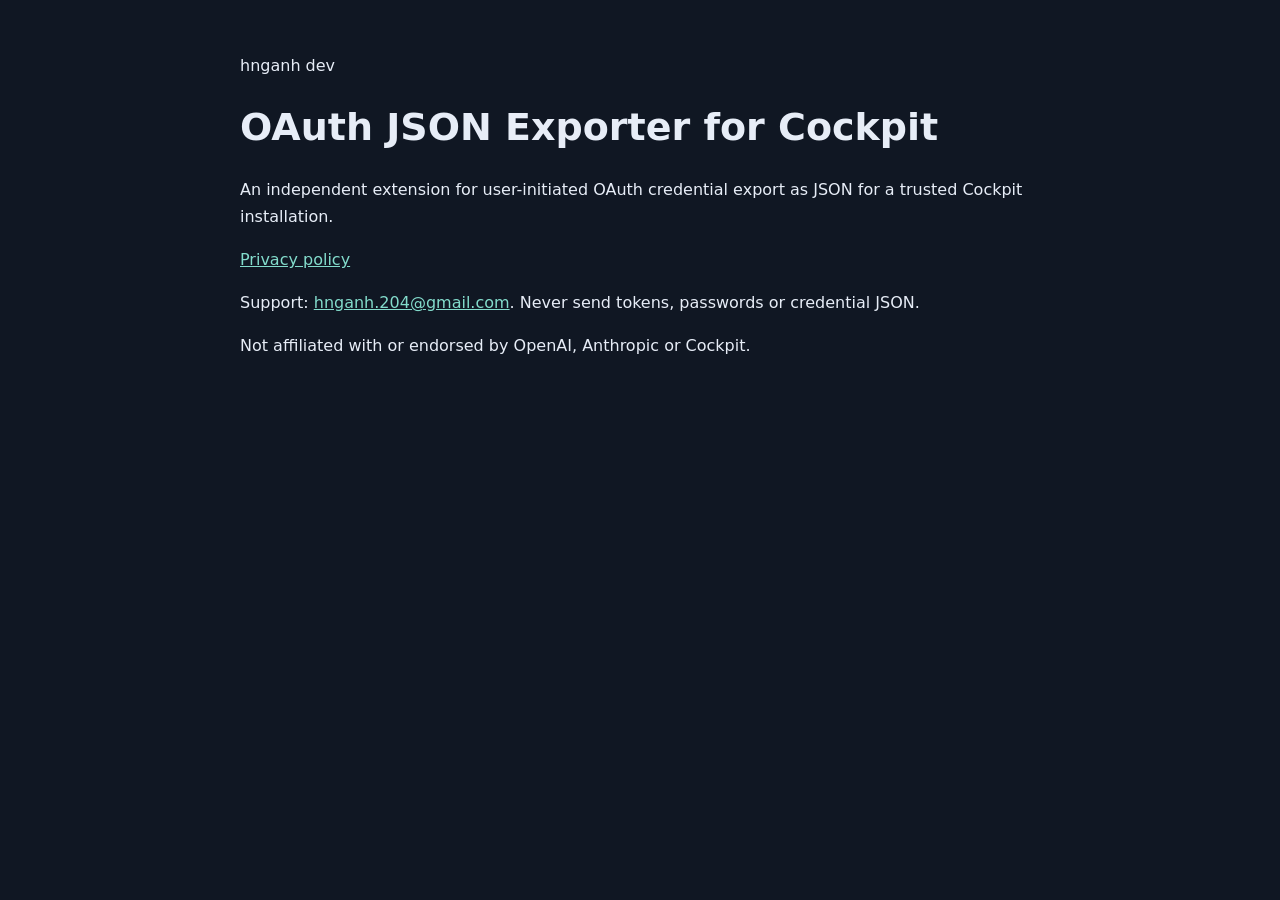
<file: index.html>
<!doctype html>
<html lang="en"><head><meta charset="utf-8"><meta name="viewport" content="width=device-width,initial-scale=1"><title>JSON for Cockpit — hnganh dev</title><link rel="stylesheet" href="site.css"></head><body><main>
<p>hnganh dev</p><h1>OAuth JSON Exporter for Cockpit</h1>
<p>An independent extension for user-initiated OAuth credential export as JSON for a trusted Cockpit installation.</p>
<p><a href="privacy.html">Privacy policy</a></p>
<p>Support: <a href="mailto:hnganh.204@gmail.com">hnganh.204@gmail.com</a>. Never send tokens, passwords or credential JSON.</p>
<p>Not affiliated with or endorsed by OpenAI, Anthropic or Cockpit.</p>
</main></body></html>
</file>
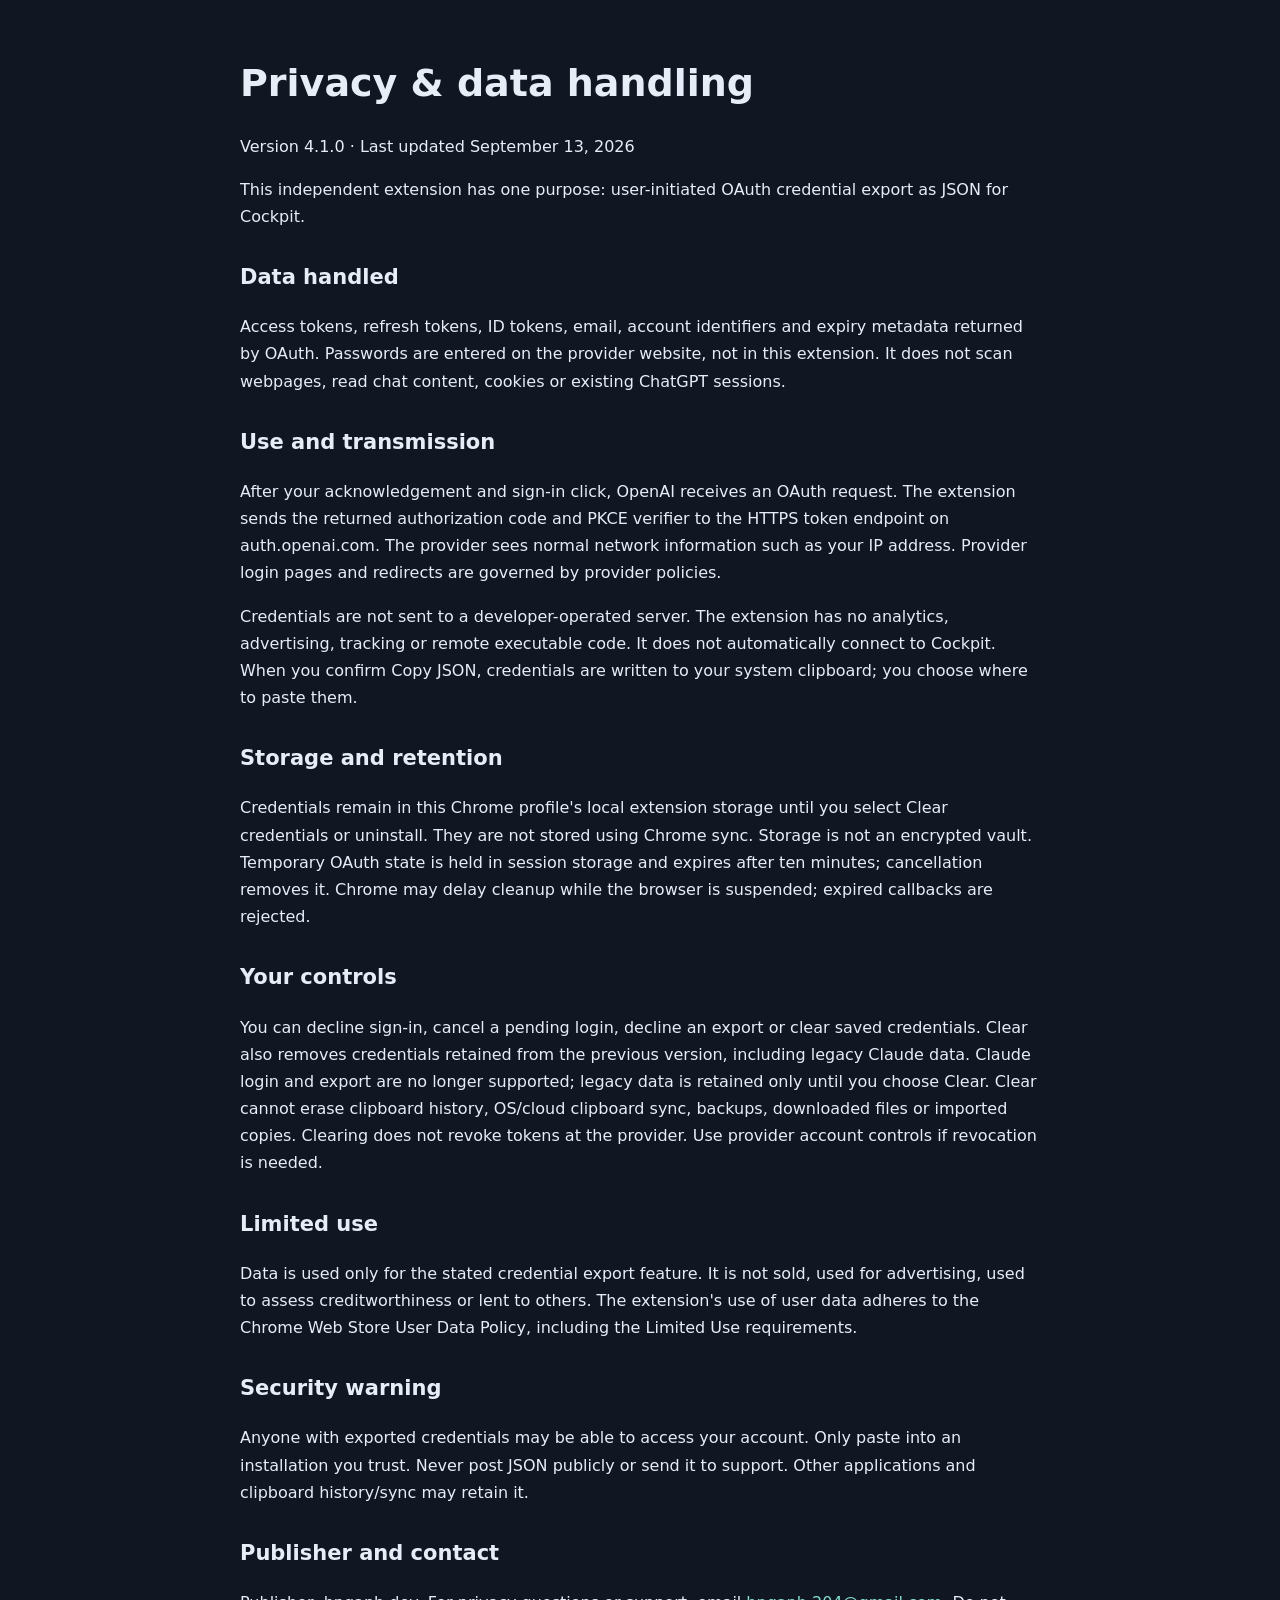
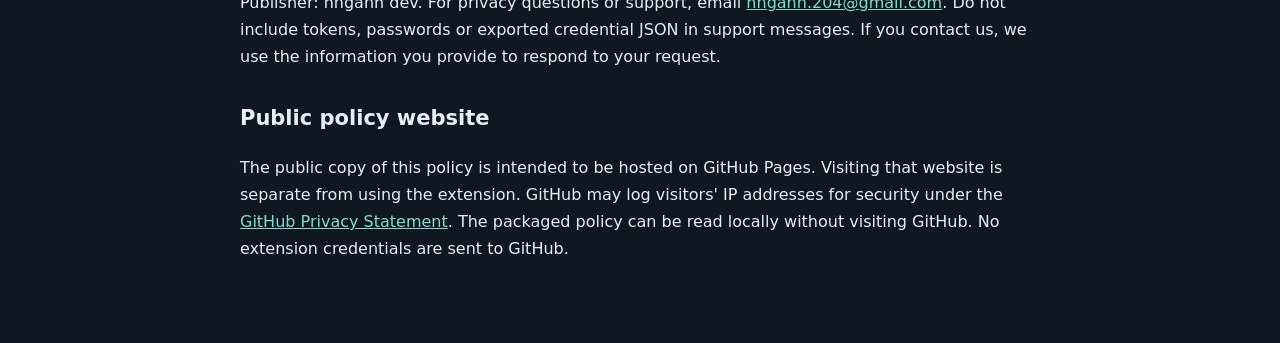
<file: privacy.html>
<!doctype html>
<html lang="en"><head><meta charset="utf-8"><meta name="viewport" content="width=device-width,initial-scale=1"><title>Privacy — OAuth JSON Exporter for Cockpit</title><link rel="stylesheet" href="site.css"></head><body><main>
<h1>Privacy &amp; data handling</h1><p>Version 4.1.0 · Last updated September 13, 2026</p>
<p>This independent extension has one purpose: user-initiated OAuth credential export as JSON for Cockpit.</p>
<h2>Data handled</h2><p>Access tokens, refresh tokens, ID tokens, email, account identifiers and expiry metadata returned by OAuth. Passwords are entered on the provider website, not in this extension. It does not scan webpages, read chat content, cookies or existing ChatGPT sessions.</p>
<h2>Use and transmission</h2><p>After your acknowledgement and sign-in click, OpenAI receives an OAuth request. The extension sends the returned authorization code and PKCE verifier to the HTTPS token endpoint on auth.openai.com. The provider sees normal network information such as your IP address. Provider login pages and redirects are governed by provider policies.</p>
<p>Credentials are not sent to a developer-operated server. The extension has no analytics, advertising, tracking or remote executable code. It does not automatically connect to Cockpit. When you confirm Copy JSON, credentials are written to your system clipboard; you choose where to paste them.</p>
<h2>Storage and retention</h2><p>Credentials remain in this Chrome profile's local extension storage until you select Clear credentials or uninstall. They are not stored using Chrome sync. Storage is not an encrypted vault. Temporary OAuth state is held in session storage and expires after ten minutes; cancellation removes it. Chrome may delay cleanup while the browser is suspended; expired callbacks are rejected.</p>
<h2>Your controls</h2><p>You can decline sign-in, cancel a pending login, decline an export or clear saved credentials. Clear also removes credentials retained from the previous version, including legacy Claude data. Claude login and export are no longer supported; legacy data is retained only until you choose Clear. Clear cannot erase clipboard history, OS/cloud clipboard sync, backups, downloaded files or imported copies. Clearing does not revoke tokens at the provider. Use provider account controls if revocation is needed.</p>
<h2>Limited use</h2><p>Data is used only for the stated credential export feature. It is not sold, used for advertising, used to assess creditworthiness or lent to others. The extension's use of user data adheres to the Chrome Web Store User Data Policy, including the Limited Use requirements.</p>
<h2>Security warning</h2><p>Anyone with exported credentials may be able to access your account. Only paste into an installation you trust. Never post JSON publicly or send it to support. Other applications and clipboard history/sync may retain it.</p>
<h2>Publisher and contact</h2><p>Publisher: hnganh dev. For privacy questions or support, email <a href="mailto:hnganh.204@gmail.com">hnganh.204@gmail.com</a>. Do not include tokens, passwords or exported credential JSON in support messages. If you contact us, we use the information you provide to respond to your request.</p>
<h2>Public policy website</h2><p>The public copy of this policy is intended to be hosted on GitHub Pages. Visiting that website is separate from using the extension. GitHub may log visitors' IP addresses for security under the <a href="https://docs.github.com/en/site-policy/privacy-policies/github-general-privacy-statement">GitHub Privacy Statement</a>. The packaged policy can be read locally without visiting GitHub. No extension credentials are sent to GitHub.</p>
</main></body></html>
</file>
<file: site.css>
:root { color-scheme: light dark; font: 16px/1.7 system-ui, sans-serif; }
body { margin: 0; background: #101723; color: #e7edf7; }
main { max-width: 800px; padding: 36px 22px 64px; margin: auto; }
h1 { font-size: clamp(26px, 5vw, 38px); line-height: 1.2; }
h2 { margin-top: 30px; font-size: 21px; }
a { color: #83dccc; overflow-wrap: anywhere; }
a:focus-visible { outline: 3px solid #e6be69; outline-offset: 4px; }
p { overflow-wrap: anywhere; }
</file>
